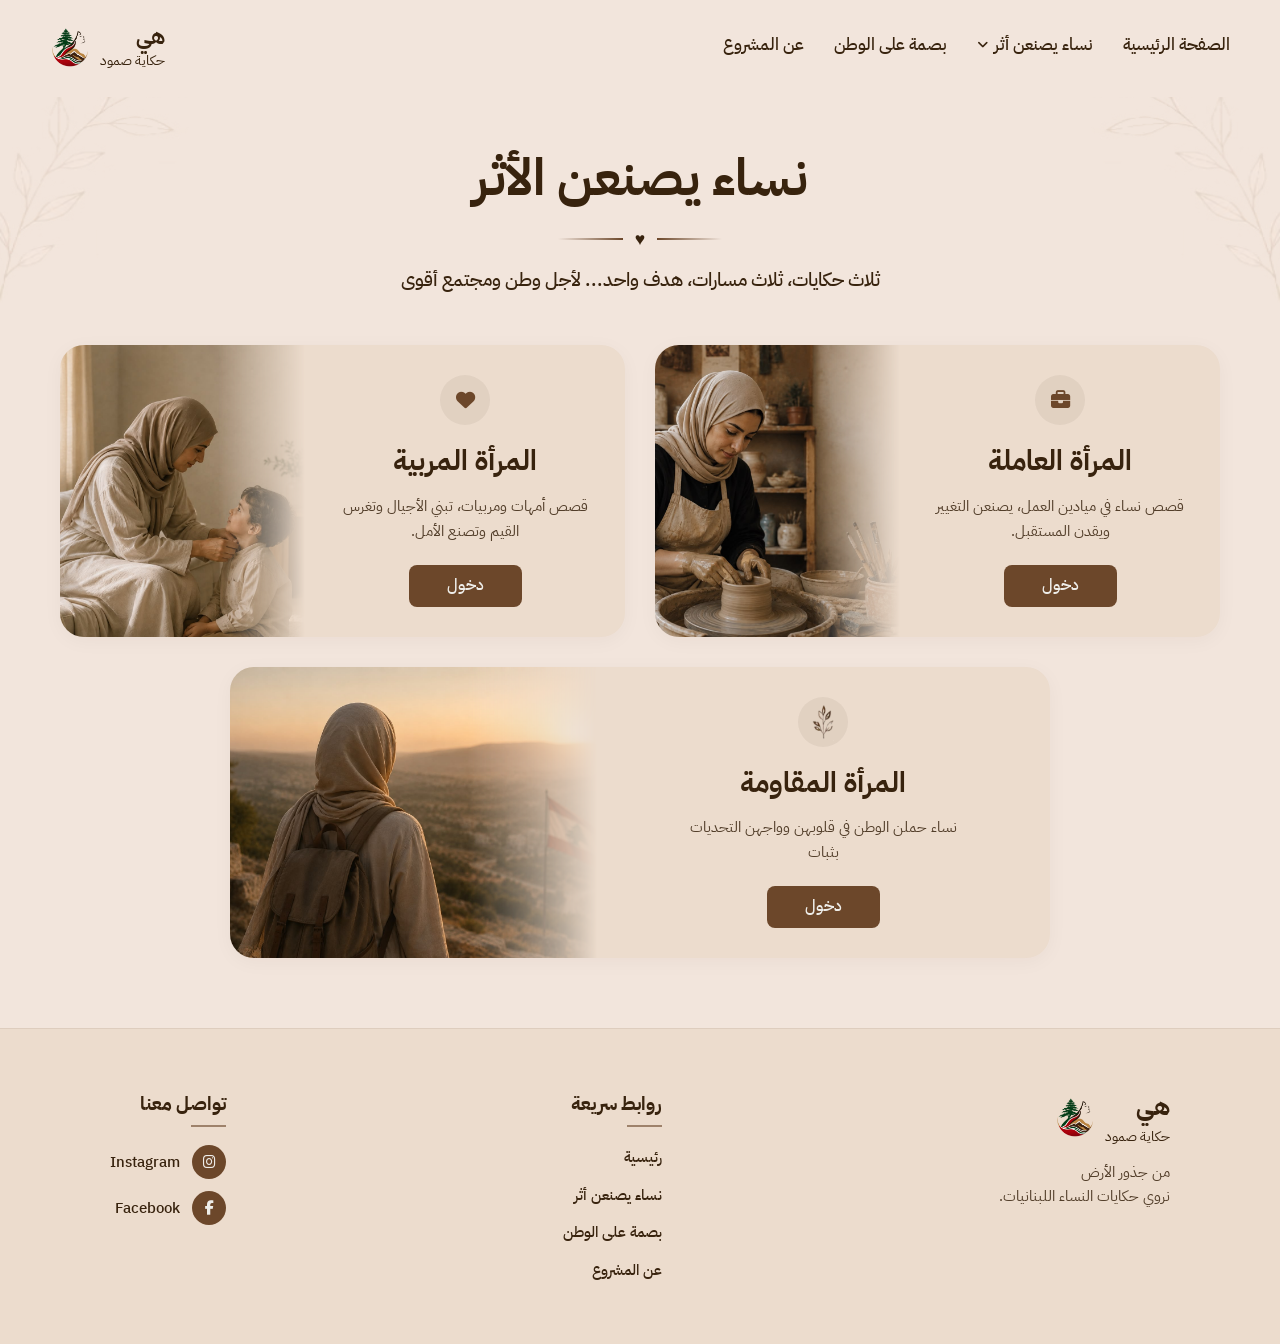
<file: athar/index.html>
<!doctype html>
<html lang="ar" dir="rtl">
  <head>
    <meta charset="UTF-8" />
    <meta name="viewport" content="width=device-width, initial-scale=1.0" />
    <title>إمرأة ووطن</title>

    <!-- IBM Plex Sans Arabic Font -->
    <link rel="preconnect" href="https://fonts.googleapis.com" />
    <link rel="preconnect" href="https://fonts.gstatic.com" crossorigin />
    <link
      href="https://fonts.googleapis.com/css2?family=IBM+Plex+Sans+Arabic:wght@300;400;500;600;700&display=swap"
      rel="stylesheet"
    />

    <!-- FontAwesome Icons -->
    <link
      rel="stylesheet"
      href="https://cdnjs.cloudflare.com/ajax/libs/font-awesome/6.4.0/css/all.min.css"
    />

    <!-- Custom CSS -->
    <link rel="stylesheet" href="style.css" />
  </head>
  <body>
    <!-- Background Leaf Overlay -->
    <div class="bg-decorations">
      <img
        src="../bg_leafs.png"
        alt="Background Leaf Right"
        class="bg-leaf right"
      />
      <img
        src="../bg_leafs.png"
        alt="Background Leaf Left"
        class="bg-leaf left"
      />
    </div>

    <!-- Header / Navbar -->
    <header class="navbar">
      <nav class="nav-links">
        <a href="../index.html" class="nav-link">الصفحة الرئيسية</a>

        <!-- Dropdown Menu -->
        <div class="nav-dropdown">
          <a href="../athar/index.html" class="nav-link dropdown-toggle">
            نساء يصنعن أثر <i class="fa-solid fa-angle-down dropdown-arrow"></i>
          </a>
          <div class="dropdown-menu">
            <a href="../morabiya/index.html" class="dropdown-item"
              >المرأة المربية</a
            >
            <a href="../aamila/index.html" class="dropdown-item"
              >المرأة العاملة</a
            >
            <a href="../mokawima/index.html" class="dropdown-item"
              >المرأة المقاومة</a
            >
          </div>
        </div>

        <a href="../flag/index.html" class="nav-link">بصمة على الوطن</a>

        <a href="../about/index.html" class="nav-link">عن المشروع</a>
      </nav>
      <div class="logo">
        <div class="logo-text">
          <h1>هي</h1>
          <span>حكاية صمود</span>
        </div>
        <img src="../leafs_logo.png" alt="Logo Leaf" class="logo-img" />
      </div>
    </header>

    <!-- Main Section -->
    <main class="main-container">
      <!-- Hero Section -->
      <section class="hero-section">
        <h2 class="hero-title">نساء يصنعن الأثر</h2>
        <div class="hero-divider">♥</div>
        <p class="hero-subtitle">
          ثلاث حكايات، ثلاث مسارات، هدف واحد... لأجل وطن ومجتمع أقوى
        </p>
      </section>

      <!-- Cards Flexbox Wrapper -->
      <section class="cards-flex-container">
        <!-- Card 1: المرأة العاملة -->
        <article class="feature-card">
          <div class="card-content">
            <div class="card-icon-wrapper">
              <i class="fa-solid fa-briefcase"></i>
            </div>
            <h3 class="card-title">المرأة العاملة</h3>
            <p class="card-description">
              قصص نساء في ميادين العمل، يصنعن التغيير ويقدن المستقبل.
            </p>
            <a href="../aamila/index.html" class="card-btn">دخول</a>
          </div>
          <div class="card-media">
            <img src="aamila.jpeg" alt="المرأة العاملة" class="card-img" />
          </div>
        </article>

        <!-- Card 2: المرأة المربية -->
        <article class="feature-card">
          <div class="card-content">
            <div class="card-icon-wrapper">
              <i class="fa-solid fa-heart"></i>
            </div>
            <h3 class="card-title">المرأة المربية</h3>
            <p class="card-description">
              قصص أمهات ومربيات، تبني الأجيال وتغرس القيم وتصنع الأمل.
            </p>
            <a href="../morabiya/index.html" class="card-btn">دخول</a>
          </div>
          <div class="card-media">
            <img src="morabiya.jpeg" alt="المرأة المربية" class="card-img" />
          </div>
        </article>

        <!-- Card 3: المرأة المقاومة -->
        <article class="feature-card feature-card-wide">
          <div class="card-content">
            <div class="card-icon-wrapper">
              <img
                src="../leafs_logo_old.png"
                alt="leaf icon"
                class="card-icon-img"
              />
            </div>
            <h3 class="card-title">المرأة المقاومة</h3>
            <p class="card-description">
              نساء حملن الوطن في قلوبهن وواجهن التحديات بثبات
            </p>
            <a href="../mokawima/index.html" class="card-btn">دخول</a>
          </div>
          <div class="card-media">
            <img src="mokawima.jpeg" alt="المرأة المقاومة" class="card-img" />
          </div>
        </article>
      </section>
    </main>

    <!-- Footer Section -->
    <footer class="site-footer">
      <div class="footer-container">
        <!-- Logo & About Section -->
        <div class="footer-brand">
          <div class="footer-logo">
            <div class="logo-text">
              <h2>هي</h2>
              <span>حكاية صمود</span>
            </div>
            <img src="../leafs_logo.png" alt="Logo Leaf" class="logo-img" />
          </div>
          <p class="footer-tagline">
            من جذور الأرض<br />نروي حكايات النساء اللبنانيات.
          </p>
        </div>

        <!-- Section 1: روابط سريعة -->
        <div class="footer-column">
          <h3 class="footer-title">روابط سريعة</h3>
          <div class="footer-divider"></div>
          <ul class="footer-links">
            <li><a href="../index.html">رئيسية</a></li>
            <li><a href="../athar/index.html">نساء يصنعن أثر</a></li>
            <li><a href="../flag/index.html">بصمة على الوطن</a></li>
            <li><a href="../about/index.html">عن المشروع</a></li>
          </ul>
        </div>

        <!-- Section 2: تواصل معنا -->
        <div class="footer-column">
          <h3 class="footer-title">تواصل معنا</h3>
          <div class="footer-divider"></div>
          <ul class="footer-social">
            <li>
              <a
                href="https://www.instagram.com/emraa_w_watan?igsh=NnRnczR1aGgxMm9u&utm_source=qr"
              >
                <span class="social-icon"
                  ><i class="fa-brands fa-instagram"></i
                ></span>
                Instagram
              </a>
            </li>
            <li>
              <a
                href="https://www.facebook.com/share/1826b5kVBu/?mibextid=wwXIfr"
              >
                <span class="social-icon"
                  ><i class="fa-brands fa-facebook-f"></i
                ></span>
                Facebook
              </a>
            </li>
          </ul>
        </div>
      </div>
    </footer>
  </body>
</html>
</file>
<file: athar/style.css>
/* ==========================================================================
   1. GLOBAL VARIABLES & RESET
   ========================================================================== */
:root {
  --text-color: rgb(56, 35, 14);
  --light-text: rgb(238, 237, 233);
  --btn-bg: rgb(108, 71, 42);
  --btn-hover: rgb(85, 55, 30);
  --bg-color: rgb(242, 229, 220);
  --card-bg: rgb(236, 220, 205);
  --font-main: "IBM Plex Sans Arabic", sans-serif;
}

* {
  margin: 0;
  padding: 0;
  box-sizing: border-box;
}

body {
  background-color: var(--bg-color);
  color: var(--text-color);
  font-family: var(--font-main);
  line-height: 1.6;
  overflow-x: hidden;
  position: relative;
  min-height: 100vh;
}

.main-container {
  max-width: 1200px;
  margin: 0 auto;
  padding: 0 20px;
}

/* ==========================================================================
   2. BACKGROUND OVERLAYS
   ========================================================================== */
.bg-decorations {
  position: absolute;
  top: 0;
  left: 0;
  width: 100%;
  height: 100%;
  pointer-events: none;
  z-index: -1;
  overflow: hidden;
}

.bg-leaf {
  position: absolute;
  top: 40px;
  width: 200px;
  opacity: 0.5;
}

.bg-leaf.right {
  right: 0;
}

.bg-leaf.left {
  left: 0;
  transform: scaleX(-1);
}

/* ==========================================================================
   3. NAVIGATION BAR & DROPDOWN
   ========================================================================== */
.navbar {
  display: flex;
  justify-content: space-between;
  align-items: center;
  position: sticky;
  top: 0;
  background-color: var(--bg-color);
  padding: 25px 50px;
  z-index: 100;
}

.nav-links {
  display: flex;
  align-items: center;
  gap: 30px;
}

.nav-link {
  text-decoration: none;
  color: var(--text-color);
  font-weight: 500;
  font-size: 1.05rem;
  position: relative;
  padding-bottom: 5px;
  transition: all 0.3s ease;
  display: inline-flex;
  align-items: center;
  gap: 6px;
}

.nav-link:hover,
.nav-link.active {
  font-weight: 700;
}

.nav-link.active::after {
  content: "";
  position: absolute;
  bottom: -4px;
  left: 50%;
  transform: translateX(-50%);
  width: 100%;
  height: 2px;
  background-color: var(--text-color);
}

.nav-link.active::before {
  content: "◆";
  position: absolute;
  bottom: -10px;
  left: 50%;
  transform: translateX(-50%);
  font-size: 0.45rem;
  color: var(--text-color);
}

/* Dropdown Container */
.nav-dropdown {
  position: relative;
}

.dropdown-arrow {
  font-size: 0.8rem;
  transition: transform 0.3s ease;
}

.nav-dropdown:hover .dropdown-arrow {
  transform: rotate(180deg);
}

/* Dropdown Floating Menu */
.dropdown-menu {
  position: absolute;
  top: 100%;
  right: 0;
  background-color: var(--card-bg);
  border-radius: 14px;
  padding: 10px 0;
  min-width: 180px;
  box-shadow: 0 8px 24px rgba(56, 35, 14, 0.12);
  opacity: 0;
  visibility: hidden;
  transform: translateY(10px);
  transition: all 0.25s ease;
  z-index: 200;
}

/* Show Dropdown on Hover */
.nav-dropdown:hover .dropdown-menu {
  opacity: 1;
  visibility: visible;
  transform: translateY(6px);
}

/* Inner Dropdown Items */
.dropdown-item {
  display: block;
  padding: 10px 20px;
  color: var(--text-color);
  text-decoration: none;
  font-size: 0.95rem;
  font-weight: 500;
  transition:
    background-color 0.2s ease,
    font-weight 0.2s ease;
}

.dropdown-item:hover {
  background-color: rgba(56, 35, 14, 0.08);
  font-weight: 700;
}

/* Logo Styles */
.logo {
  display: flex;
  align-items: center;
  gap: 10px;
}

.logo-text h1 {
  font-size: 1.3rem;
  font-weight: 700;
  line-height: 1.2;
}

.logo-text span {
  font-size: 0.85rem;
  display: block;
}

.logo-img {
  width: 40px;
  height: auto;
}

/* ==========================================================================
   4. HERO TITLE SECTION
   ========================================================================== */
.hero-section {
  text-align: center;
  margin: 40px 0 50px;
}

.hero-title {
  font-size: 3.2rem;
  font-weight: 700;
}

.hero-divider {
  display: flex;
  align-items: center;
  justify-content: center;
  gap: 12px;
  font-size: 1.1rem;
  margin: 6px 0 12px;
}

.hero-divider::before,
.hero-divider::after {
  content: "";
  width: 65px;
  height: 2px;
}

.hero-divider::before {
  background: linear-gradient(to left, transparent, var(--btn-bg));
}

.hero-divider::after {
  background: linear-gradient(to left, var(--btn-bg), transparent);
}

.hero-subtitle {
  font-size: 1.2rem;
  font-weight: 500;
}

/* ==========================================================================
   5. FLEXBOX CARDS LAYOUT
   ========================================================================== */
.cards-flex-container {
  display: flex;
  flex-wrap: wrap;
  justify-content: center;
  gap: 30px;
  margin-bottom: 70px;
}

.feature-card {
  background-color: var(--card-bg);
  border-radius: 24px;
  display: flex;
  flex-direction: row;
  overflow: hidden;
  flex: 1 1 500px;
  max-width: 570px;
  min-height: 280px;
  box-shadow: 0 4px 20px rgba(56, 35, 14, 0.04);
}

.feature-card-wide {
  flex-basis: 750px;
  max-width: 820px;
}

/* Text side (Right side in RTL) */
.card-content {
  flex: 1.1;
  padding: 30px 25px;
  display: flex;
  flex-direction: column;
  align-items: center;
  justify-content: center;
  text-align: center;
}

.card-icon-wrapper {
  width: 50px;
  height: 50px;
  border-radius: 50%;
  background-color: rgba(56, 35, 14, 0.06);
  display: flex;
  align-items: center;
  justify-content: center;
  font-size: 1.2rem;
  color: var(--btn-bg);
  margin-bottom: 14px;
}

.card-icon-img {
  width: 22px;
  height: auto;
}

.card-title {
  font-size: 1.75rem;
  font-weight: 700;
  margin-bottom: 10px;
}

.card-description {
  font-size: 0.95rem;
  line-height: 1.6;
  opacity: 0.85;
  margin-bottom: 22px;
  max-width: 270px;
}

.card-btn {
  display: inline-block;
  background-color: var(--btn-bg);
  color: var(--light-text);
  text-decoration: none;
  padding: 8px 38px;
  border-radius: 8px;
  font-size: 1rem;
  font-weight: 500;
  transition: background-color 0.3s ease;
}

.card-btn:hover {
  background-color: var(--btn-hover);
}

/* Image side (Left side in RTL) */
.card-media {
  position: relative;
  flex: 1;
  min-width: 220px;
  overflow: hidden;
}

.card-img {
  width: 100%;
  height: 100%;
  object-fit: cover;
  display: block;

  /* Soft inner edge fade into beige card background */
  -webkit-mask-image: linear-gradient(to left, transparent 0%, black 35%);
  mask-image: linear-gradient(to left, transparent 0%, black 35%);
}

/* ==========================================================================
   6. RESPONSIVE BREAKPOINTS
   ========================================================================== */
@media (max-width: 900px) {
  .navbar {
    padding: 20px;
  }

  .feature-card,
  .feature-card-wide {
    flex-basis: 100%;
    max-width: 100%;
  }
}

@media (max-width: 650px) {
  .navbar {
    flex-direction: column-reverse;
    gap: 15px;
    padding: 15px;
  }

  .nav-links {
    justify-content: center;
    gap: 15px;
  }

  .hero-title {
    font-size: 2.2rem;
  }

  .feature-card {
    flex-direction: column-reverse;
  }

  .card-media {
    height: 200px;
    min-width: 100%;
  }

  .card-img {
    -webkit-mask-image: linear-gradient(to bottom, transparent 0%, black 35%);
    mask-image: linear-gradient(to bottom, transparent 0%, black 35%);
  }
}

/* ==========================================================================
   6. FOOTER STYLES
   ========================================================================== */
.site-footer {
  background-color: var(--card-bg);
  color: var(--text-color);
  padding: 60px 0;
  margin-top: 60px;
  border-top: 1px solid rgba(56, 35, 14, 0.08);
}

.footer-container {
  max-width: 1100px;
  margin: 0 auto;
  padding: 0 20px;
  display: flex;
  justify-content: space-between;
  align-items: flex-start;
  gap: 40px;
}

.footer-brand {
  display: flex;
  flex-direction: column;
  align-items: flex-start;
  max-width: 280px;
}

.footer-logo {
  display: flex;
  align-items: center;
  gap: 10px;
  margin-bottom: 12px;
}

.footer-logo .logo-text h2 {
  font-size: 1.5rem;
  font-weight: 700;
  line-height: 1.5;
}

.footer-logo .logo-text span {
  font-size: 0.9rem;
  display: block;
}

.footer-tagline {
  font-size: 0.95rem;
  line-height: 1.6;
  opacity: 0.85;
}

.footer-column {
  display: flex;
  flex-direction: column;
}

.footer-title {
  font-size: 1.2rem;
  font-weight: 700;
  margin-bottom: 6px;
}

.footer-divider {
  width: 35px;
  height: 2px;
  background-color: var(--btn-bg);
  margin-bottom: 18px;
  opacity: 0.6;
}

.footer-links {
  list-style: none;
  padding: 0;
  display: flex;
  flex-direction: column;
  gap: 12px;
}

.footer-links a {
  color: var(--text-color);
  text-decoration: none;
  font-size: 0.95rem;
  font-weight: 500;
  transition:
    opacity 0.2s ease,
    font-weight 0.2s ease;
}

.footer-links a:hover {
  opacity: 0.7;
  font-weight: 700;
}

.footer-social {
  list-style: none;
  padding: 0;
  display: flex;
  flex-direction: column;
  gap: 12px;
}

.footer-social a {
  color: var(--text-color);
  text-decoration: none;
  font-size: 0.95rem;
  font-weight: 500;
  display: inline-flex;
  align-items: center;
  gap: 12px;
  transition: opacity 0.2s ease;
}

.footer-social a:hover {
  opacity: 0.75;
}

.social-icon {
  width: 34px;
  height: 34px;
  border-radius: 50%;
  background-color: var(--btn-bg);
  color: var(--light-text);
  display: inline-flex;
  align-items: center;
  justify-content: center;
  font-size: 0.9rem;
}

/* ==========================================================================
   7. RESPONSIVE BREAKPOINTS
   ========================================================================== */
@media (max-width: 768px) {
  .navbar {
    flex-direction: column-reverse;
    gap: 15px;
    padding: 15px;
  }

  .nav-links {
    justify-content: center;
    gap: 15px;
  }

  .hero-title {
    font-size: 2.4rem;
  }

  .hero-subtitle {
    font-size: 1.15rem;
  }

  .footer-container {
    flex-direction: column;
    gap: 35px;
    align-items: center;
    text-align: center;
  }

  .footer-brand,
  .footer-column {
    align-items: center;
  }
}
</file>
